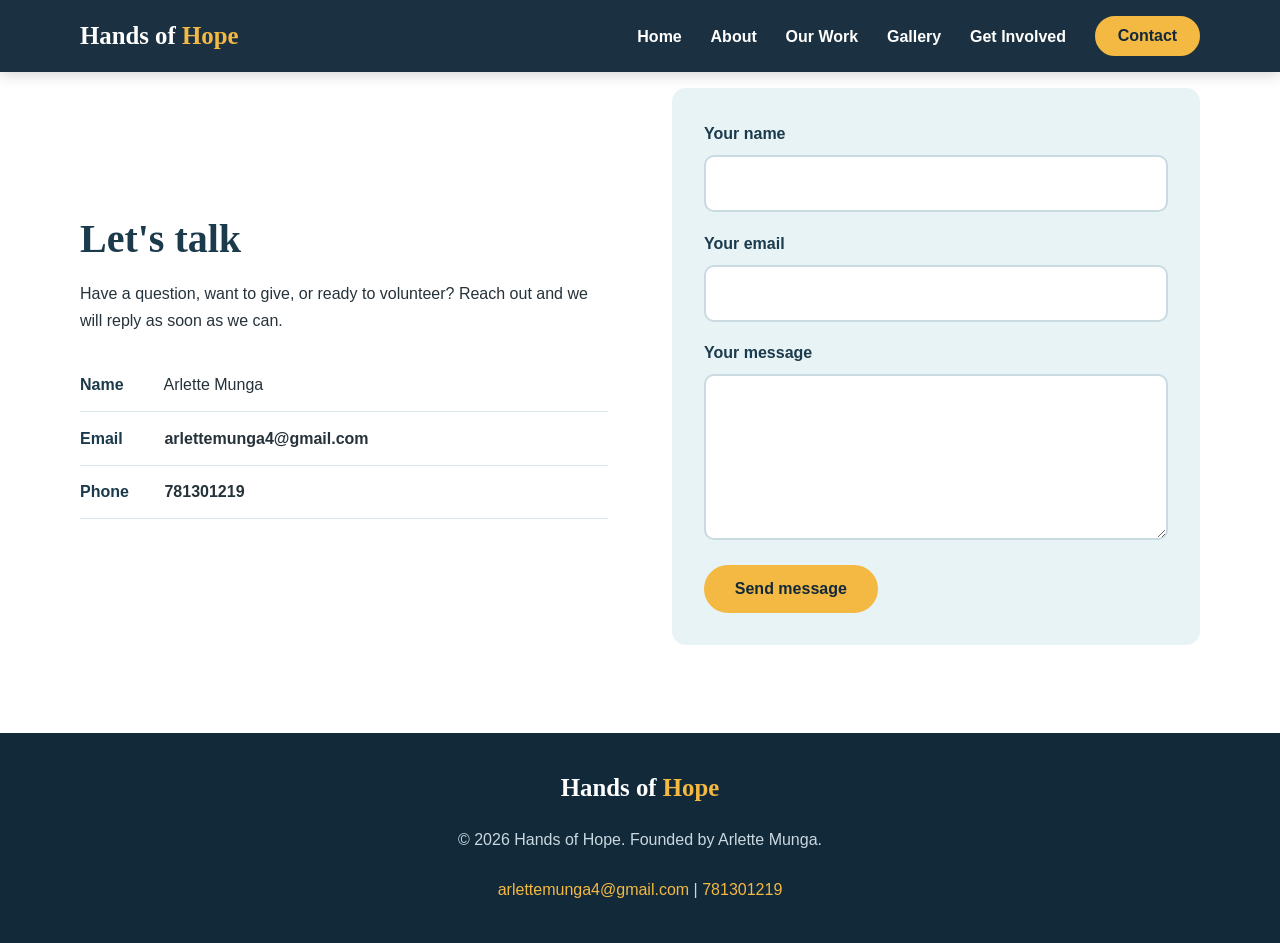
<file: contact Us.html>
<!DOCTYPE html>
<html lang="en">
<head>
    <meta charset="UTF-8">
    <meta name="viewport" content="width=device-width, initial-scale=1.0">
    <title>Document</title>
    <link rel="stylesheet" href="style.css">
</head>
<body>


  <!-- NAVIGATION -->
  <header class="site-header">
    <nav class="nav container">
      <a href="#home" class="logo">Hands of <span>Hope</span></a>

      <input type="checkbox" id="menu-toggle" class="menu-toggle" aria-label="Toggle menu">
      <label for="menu-toggle" class="menu-button" aria-hidden="true"><span></span><span></span><span></span></label>

      <ul class="nav-links">
        <li><a href="index.html">Home</a></li>
        <li><a href="About Us.html">About</a></li>
        <li><a href="work.html">Our Work</a></li>
        <li><a href="gallery.html">Gallery</a></li>
        <li><a href="Help.html">Get Involved</a></li>
        <li><a href="contact Us.html" class="btn btn-small">Contact</a></li>
      </ul>
    </nav>
  </header>


    <!-- CONTACT -->
  <section id="contact" class="section">
    <div class="container two-col">
      <div>
        <h2>Let's talk</h2>
        <p>Have a question, want to give, or ready to volunteer? Reach out and we will reply as soon as we can.</p>
        <ul class="contact-list">
          <li><strong>Name</strong> Arlette Munga</li>
          <li><strong>Email</strong> <a href="mailto:arlettemunga4@gmail.com">arlettemunga4@gmail.com</a></li>
          <li><strong>Phone</strong> <a href="tel:+256781301219">781301219</a></li>
        </ul>
      </div>

      <!-- Opens the visitor's email app with the message ready to send -->
      <form class="form" action="mailto:arlettemunga4@gmail.com" method="post" enctype="text/plain">
        <label for="name">Your name</label>
        <input type="text" id="name" name="name" required>

        <label for="email">Your email</label>
        <input type="email" id="email" name="email" required>

        <label for="message">Your message</label>
        <textarea id="message" name="message" rows="5" required></textarea>

        <button type="submit" class="btn">Send message</button>
      </form>
    </div>
  </section>

  <!-- FOOTER -->
  <footer class="footer">
    <div class="container footer-inner">
      <p class="logo">Hands of <span>Hope</span></p>
      <p>&copy; <span id="year">2026</span> Hands of Hope. Founded by Arlette Munga.</p>
      <p><a href="mailto:arlettemunga4@gmail.com">arlettemunga4@gmail.com</a> | <a href="tel:+256781301219">781301219</a></p>
    </div>
  </footer>
</body>
</html>
</file>
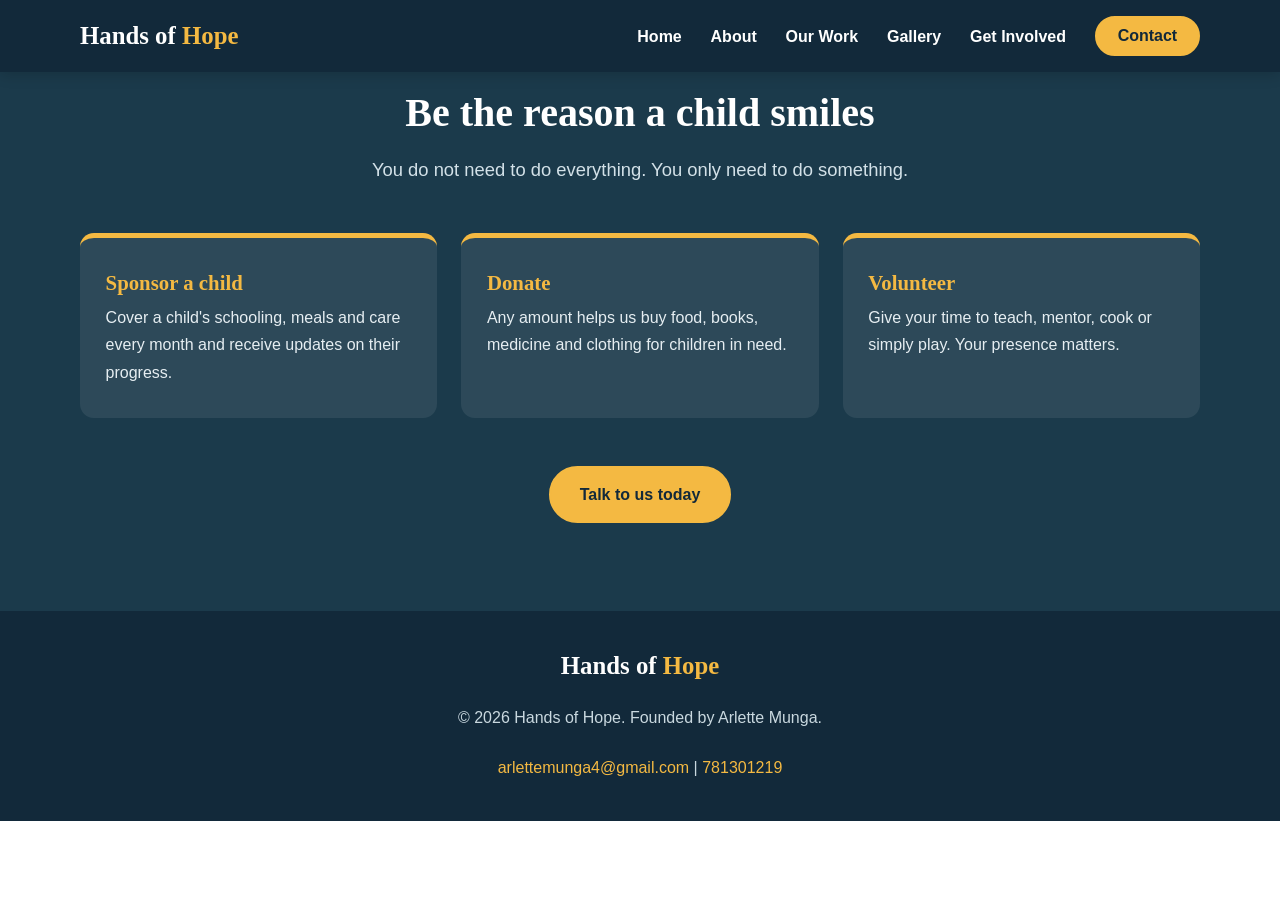
<file: Help.html>
<!DOCTYPE html>
<html lang="en">
<head>
    <meta charset="UTF-8">
    <meta name="viewport" content="width=device-width, initial-scale=1.0">
    <title>Document</title>
    <link rel="stylesheet" href="style.css">
</head>
<body>

  <!-- NAVIGATION -->
  <header class="site-header">
    <nav class="nav container">
      <a href="#home" class="logo">Hands of <span>Hope</span></a>

      <input type="checkbox" id="menu-toggle" class="menu-toggle" aria-label="Toggle menu">
      <label for="menu-toggle" class="menu-button" aria-hidden="true"><span></span><span></span><span></span></label>

      <ul class="nav-links">
        <li><a href="index.html">Home</a></li>
        <li><a href="About Us.html">About</a></li>
        <li><a href="work.html">Our Work</a></li>
        <li><a href="gallery.html">Gallery</a></li>
        <li><a href="Help.html">Get Involved</a></li>
        <li><a href="contact Us.html" class="btn btn-small">Contact</a></li>
      </ul>
    </nav>
  </header>


    <!-- GET INVOLVED -->
  <section id="help" class="section section-dark">
    <div class="container">
      <h2 class="center">Be the reason a child smiles</h2>
      <p class="lead center">You do not need to do everything. You only need to do something.</p>

      <div class="cards">
        <article class="card card-light">
          <h3>Sponsor a child</h3>
          <p>Cover a child's schooling, meals and care every month and receive updates on their progress.</p>
        </article>
        <article class="card card-light">
          <h3>Donate</h3>
          <p>Any amount helps us buy food, books, medicine and clothing for children in need.</p>
        </article>
        <article class="card card-light">
          <h3>Volunteer</h3>
          <p>Give your time to teach, mentor, cook or simply play. Your presence matters.</p>
        </article>
      </div>

      <p class="center"><a href="#contact" class="btn">Talk to us today</a></p>
    </div>
  </section>

   <footer class="footer">
    <div class="container footer-inner">
      <p class="logo">Hands of <span>Hope</span></p>
      <p>&copy; <span id="year">2026</span> Hands of Hope. Founded by Arlette Munga.</p>
      <p><a href="mailto:arlettemunga4@gmail.com">arlettemunga4@gmail.com</a> | <a href="tel:+256781301219">781301219</a></p>
    </div>
  </footer>

</body>
</html>
</file>
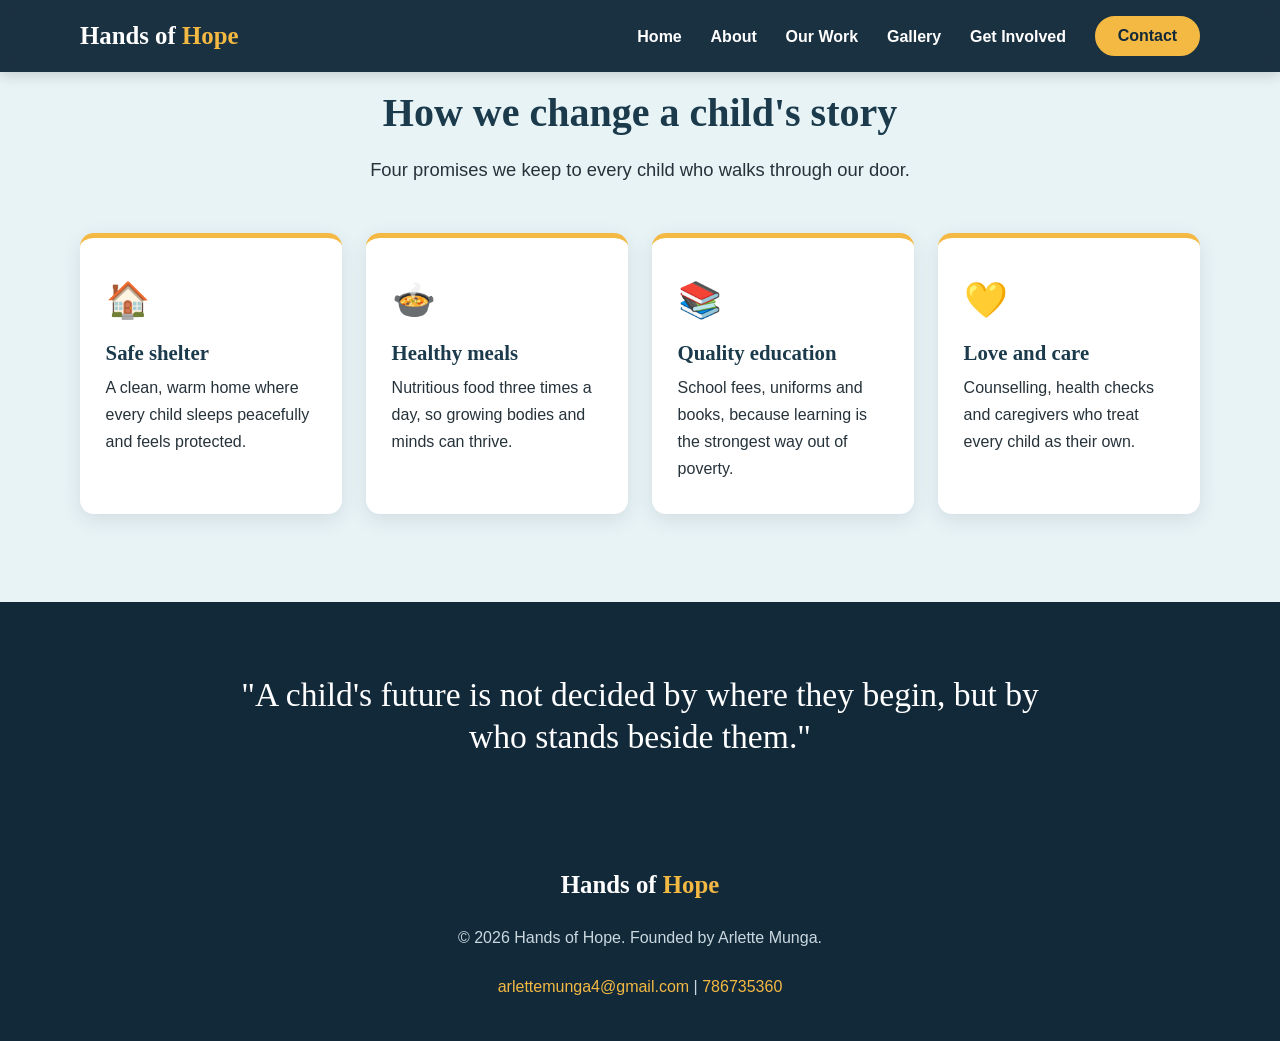
<file: work.html>
<!DOCTYPE html>
<html lang="en">
<head>
    <meta charset="UTF-8">
    <meta name="viewport" content="width=device-width, initial-scale=1.0">
    <title>our work</title>
    <link rel="stylesheet" href="style.css">
</head>
<body>
    <!-- NAVIGATION -->
  <header class="site-header">
    <nav class="nav container">
      <a href="#home" class="logo">Hands of <span>Hope</span></a>

      <input type="checkbox" id="menu-toggle" class="menu-toggle" aria-label="Toggle menu">
      <label for="menu-toggle" class="menu-button" aria-hidden="true"><span></span><span></span><span></span></label>

      <ul class="nav-links">
        <li><a href="index.html">Home</a></li>
        <li><a href="About Us.html">About</a></li>
        <li><a href="work.html">Our Work</a></li>
        <li><a href="gallery.html">Gallery</a></li>
        <li><a href="Help.html">Get Involved</a></li>
        <li><a href="contact Us.html" class="btn btn-small">Contact</a></li>
      </ul>
    </nav>
  </header>

    
  <!-- OUR WORK -->
  <section id="work" class="section section-tint">
    <div class="container">
      <h2 class="center">How we change a child's story</h2>
      <p class="lead center">Four promises we keep to every child who walks through our door.</p>

      <div class="cards">
        <article class="card">
          <div class="icon">🏠</div>
          <h3>Safe shelter</h3>
          <p>A clean, warm home where every child sleeps peacefully and feels protected.</p>
        </article>
        <article class="card">
          <div class="icon">🍲</div>
          <h3>Healthy meals</h3>
          <p>Nutritious food three times a day, so growing bodies and minds can thrive.</p>
        </article>
        <article class="card">
          <div class="icon">📚</div>
          <h3>Quality education</h3>
          <p>School fees, uniforms and books, because learning is the strongest way out of poverty.</p>
        </article>
        <article class="card">
          <div class="icon">💛</div>
          <h3>Love and care</h3>
          <p>Counselling, health checks and caregivers who treat every child as their own.</p>
        </article>
      </div>
    </div>
  </section>

  <!-- QUOTE -->
  <section class="quote">
    <div class="container">
      <blockquote>
        "A child's future is not decided by where they begin, but by who stands beside them."
      </blockquote>
    </div>
  </section>

   <footer class="footer">
    <div class="container footer-inner">
      <p class="logo">Hands of <span>Hope</span></p>
      <p>&copy; <span id="year">2026</span> Hands of Hope. Founded by Arlette Munga.</p>
      <p><a href="mailto:arlettemunga4@gmail.com">arlettemunga4@gmail.com</a> | <a href="tel:+256786735360">786735360</a></p>
    </div>
  </footer>

  
</body>
</html>
</file>
<file: style.css>
/* ---------- Colours & basics ---------- */
:root {
  --navy: #1b3a4b;
  --navy-deep: #12293a;
  --sun: #f4b942;
  --sun-dark: #d99a1c;
  --sky: #e8f3f6;
  --ink: #26323a;
  --white: #ffffff;
  --radius: 14px;
}

* { box-sizing: border-box; margin: 0; padding: 0; }
html { scroll-behavior: smooth; scroll-padding-top: 76px; }

body {
  font-family: "Nunito", "Segoe UI", Arial, sans-serif;
  color: var(--ink);
  line-height: 1.7;
  background: var(--white);
}

h1, h2, h3, .logo, blockquote {
  font-family: "Lora", Georgia, serif;
  line-height: 1.25;
  color: var(--navy);
}

img { max-width: 100%; display: block; }
a { color: inherit; }
.container { width: min(1120px, 92%); margin-inline: auto; }
.center { text-align: center; }

:focus-visible { outline: 3px solid var(--sun); outline-offset: 3px; }

/* ---------- Buttons ---------- */
.btn {
  display: inline-block;
  background: var(--sun);
  color: var(--navy-deep);
  font-weight: 700;
  padding: 0.8rem 1.8rem;
  border-radius: 999px;
  border: 2px solid var(--sun);
  text-decoration: none;
  cursor: pointer;
  font-size: 1rem;
  font-family: inherit;
  transition: background 0.2s, transform 0.2s;
}
.btn:hover { background: var(--sun-dark); border-color: var(--sun-dark); transform: translateY(-2px); }
.btn-outline { background: transparent; color: var(--white); border-color: var(--white); }
.btn-outline:hover { background: var(--white); color: var(--navy); border-color: var(--white); }
.btn-small { padding: 0.45rem 1.3rem; }

/* ---------- Navigation ---------- */
.site-header {
  position: fixed;
  top: 0; left: 0; right: 0;
  z-index: 100;
  background: rgba(18, 41, 58, 0.96);
  backdrop-filter: blur(6px);
  box-shadow: 0 2px 14px rgba(0, 0, 0, 0.18);
}
.nav {
  display: flex;
  align-items: center;
  justify-content: space-between;
  height: 72px;
}
.logo { font-size: 1.55rem; font-weight: 700; color: var(--white); text-decoration: none; }
.logo span { color: var(--sun); }

.nav-links { display: flex; align-items: center; gap: 1.8rem; list-style: none; }
.nav-links a {
  color: var(--white);
  text-decoration: none;
  font-weight: 600;
  position: relative;
  padding-block: 0.3rem;
}
.nav-links a:not(.btn)::after {
  content: "";
  position: absolute;
  left: 0; bottom: 0;
  width: 0; height: 2px;
  background: var(--sun);
  transition: width 0.25s;
}
.nav-links a:not(.btn):hover::after { width: 100%; }
.nav-links a.btn { color: var(--navy-deep); }

.menu-toggle { display: none; }
.menu-button { display: none; cursor: pointer; flex-direction: column; gap: 5px; padding: 8px; }
.menu-button span { width: 26px; height: 3px; background: var(--white); border-radius: 2px; transition: 0.3s; }

/* ---------- Hero ---------- */
.hero {
  min-height: 100vh;
  display: flex;
  align-items: center;
  padding-top: 72px;
  color: var(--white);
  /* Replace images/hero.jpg with your own photo */
  background:
    linear-gradient(100deg, rgba(18, 41, 58, 0.92) 25%, rgba(18, 41, 58, 0.45)),
    url("images/hero.jpg") center / cover no-repeat,
    var(--navy);
}
.hero-text { max-width: 1120px; }
.hero h1 { color: var(--white); font-size: clamp(2.2rem, 5.5vw, 4rem); max-width: 16ch; margin-bottom: 1.2rem; }
.hero p { font-size: 1.2rem; max-width: 52ch; margin-bottom: 2rem; color: #e6eef2; }
.hero-buttons { display: flex; flex-wrap: wrap; gap: 1rem; }

/* ---------- Stats ---------- */
.stats { background: var(--sun); }
.stats-grid {
  display: grid;
  grid-template-columns: repeat(4, 1fr);
  gap: 1rem;
  padding-block: 2rem;
  text-align: center;
}
.stats strong { display: block; font-family: "Lora", serif; font-size: 2.4rem; color: var(--navy-deep); line-height: 1.2; }
.stats span { font-weight: 600; color: var(--navy-deep); }

/* ---------- Sections ---------- */
.section { padding: 5.5rem 0; }
.section-tint { background: var(--sky); }
.section-dark { background: var(--navy); }
.section-dark h2 { color: var(--white); }
.section-dark .lead { color: #d3e1e8; }

h2 { font-size: clamp(1.8rem, 3.5vw, 2.5rem); margin-bottom: 1rem; }
h3 { font-size: 1.3rem; margin-bottom: 0.5rem; }
.lead { font-size: 1.15rem; max-width: 58ch; margin: 0 auto 3rem; }
p + p { margin-top: 1rem; }

.two-col {
  display: grid;
  grid-template-columns: 1fr 1fr;
  gap: 4rem;
  align-items: center;
}
.photo img {
  width: 100%;
  aspect-ratio: 4 / 3;
  object-fit: cover;
  border-radius: var(--radius);
  background: linear-gradient(135deg, var(--navy), #3b6b82); /* shows until you add your photo */
  box-shadow: 14px 14px 0 var(--sun);
}
.signature { font-family: "Lora", serif; font-size: 1.4rem; color: var(--navy); margin-top: 1.5rem; }
.signature small { font-family: "Nunito", sans-serif; font-size: 0.95rem; color: var(--ink); }

/* ---------- Cards ---------- */
.cards { display: grid; grid-template-columns: repeat(auto-fit, minmax(230px, 1fr)); gap: 1.5rem; margin-bottom: 3rem; }
.card {
  background: var(--white);
  padding: 2rem 1.6rem;
  border-radius: var(--radius);
  border-top: 5px solid var(--sun);
  box-shadow: 0 6px 20px rgba(18, 41, 58, 0.1);
}
.card .icon { font-size: 2.2rem; margin-bottom: 0.6rem; }
.card-light { background: rgba(255, 255, 255, 0.08); box-shadow: none; color: #e6eef2; }
.card-light h3 { color: var(--sun); }
#work .cards { margin-bottom: 0; }

/* ---------- Quote ---------- */
.quote { background: var(--navy-deep); padding: 4.5rem 0; text-align: center; }
.quote blockquote { color: var(--white); font-size: clamp(1.4rem, 3vw, 2.1rem); font-weight: 500; max-width: 24em; margin: 0 auto; }

/* ---------- Gallery ---------- */
.gallery {
  display: grid;
  grid-template-columns: repeat(4, 1fr);
  grid-auto-rows: 230px;
  gap: 1rem;
}
.gallery figure {
  overflow: hidden;
  border-radius: var(--radius);
  background: linear-gradient(135deg, var(--navy), #3b6b82); /* shows until you add photos */
}
.gallery img { width: 100%; height: 100%; object-fit: cover; transition: transform 0.4s; }
.gallery figure:hover img { transform: scale(1.06); }
.gallery .g1 { grid-column: span 2; grid-row: span 2; }
.gallery .g5 { grid-column: span 2; }

/* ---------- Contact ---------- */
.contact-list { list-style: none; margin-top: 1.5rem; }
.contact-list li { padding: 0.8rem 0; border-bottom: 1px solid #dbe5ea; }
.contact-list strong { display: inline-block; width: 80px; color: var(--navy); }
.contact-list a { text-decoration: none; font-weight: 600; }
.contact-list a:hover { color: var(--sun-dark); }

.form { background: var(--sky); padding: 2rem; border-radius: var(--radius); display: grid; gap: 0.5rem; }
.form label { font-weight: 700; color: var(--navy); }
.form input, .form textarea {
  width: 100%;
  padding: 0.8rem 1rem;
  border: 2px solid #c9dae1;
  border-radius: 10px;
  font: inherit;
  margin-bottom: 0.6rem;
  background: var(--white);
}
.form input:focus, .form textarea:focus { outline: none; border-color: var(--navy); }
.form .btn { justify-self: start; margin-top: 0.5rem; }

/* ---------- Footer ---------- */
.footer { background: var(--navy-deep); color: #c9d8df; padding: 2.5rem 0; text-align: center; }
.footer-inner { display: grid; gap: 0.4rem; }
.footer a { color: var(--sun); text-decoration: none; }

/* ---------- Tablet & mobile ---------- */
@media (max-width: 860px) {
  .menu-button { display: flex; }
  .nav-links {
    position: absolute;
    top: 72px; left: 0; right: 0;
    flex-direction: column;
    gap: 0;
    background: var(--navy-deep);
    max-height: 0;
    overflow: hidden;
    transition: max-height 0.35s;
  }
  .nav-links li { width: 100%; text-align: center; }
  .nav-links a { display: block; padding: 1rem; }
  .nav-links a.btn { display: inline-block; margin: 0.5rem 0 1.2rem; }
  .menu-toggle:checked ~ .nav-links { max-height: 500px; }
  .menu-toggle:checked + .menu-button span:nth-child(1) { transform: translateY(8px) rotate(45deg); }
  .menu-toggle:checked + .menu-button span:nth-child(2) { opacity: 0; }
  .menu-toggle:checked + .menu-button span:nth-child(3) { transform: translateY(-8px) rotate(-45deg); }

  .two-col { grid-template-columns: 1fr; gap: 2.5rem; }
  .stats-grid { grid-template-columns: repeat(2, 1fr); }
  .gallery { grid-template-columns: repeat(2, 1fr); grid-auto-rows: 180px; }
  .gallery .g1 { grid-column: span 2; grid-row: span 1; }
  .section { padding: 4rem 0; }
}

@media (prefers-reduced-motion: reduce) {
  html { scroll-behavior: auto; }
  * { transition: none !important; }
}
</file>
